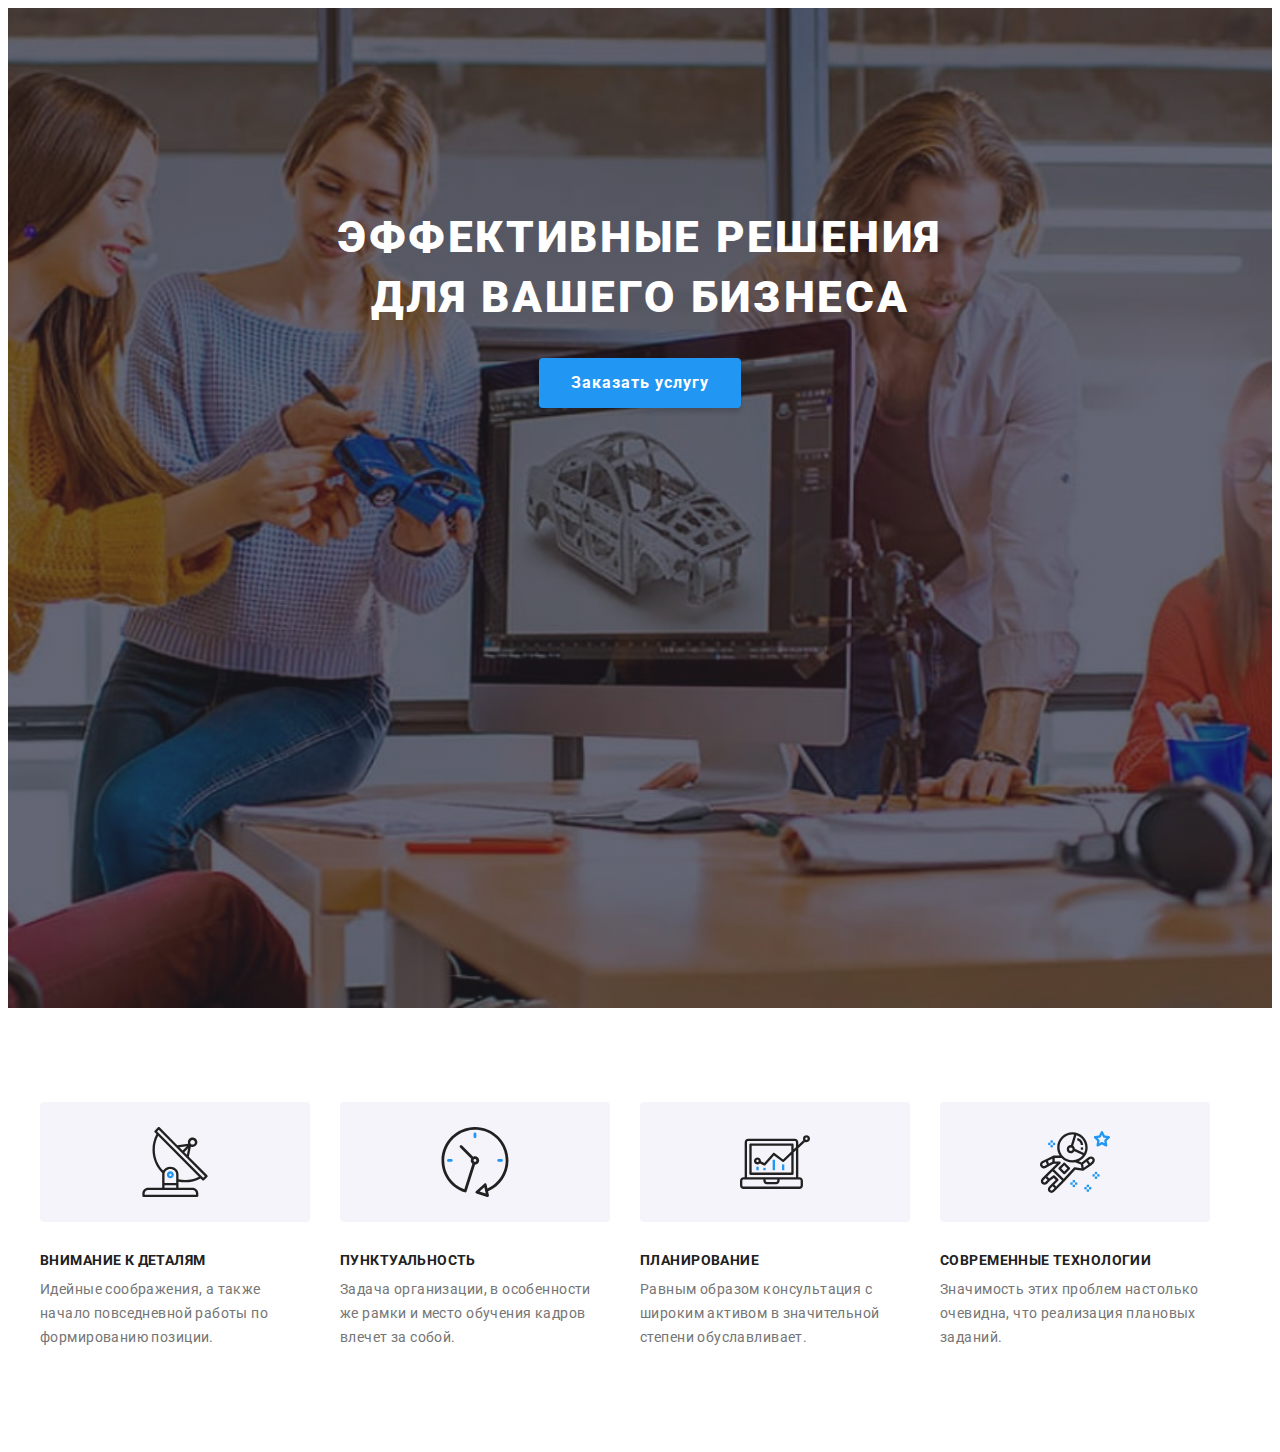
<file: index.html>
<!DOCTYPE html>
<html lang="ru">
  <head>
    <meta charset="UTF-8" />
    <meta http-equiv="X-UA-Compatible" content="IE=edge" />
    <meta name="viewport" content="width=device-width, initial-scale=1.0" />
    <link rel="preconnect" href="https://fonts.googleapis.com" />
    <link rel="preconnect" href="https://fonts.gstatic.com" crossorigin />
    <link
      rel="stylesheet"
      href="https://cdnjs.cloudflare.com/ajax/libs/modern-normalize/1.1.0/modern-normalize.min.css"
      integrity="sha512-wpPYUAdjBVSE4KJnH1VR1HeZfpl1ub8YT/NKx4PuQ5NmX2tKuGu6U/JRp5y+Y8XG2tV+wKQpNHVUX03MfMFn9Q=="
      crossorigin="anonymous"
      referrerpolicy="no-referrer"
    />
    <link
      href="https://fonts.googleapis.com/css2?family=Raleway:wght@700&family=Roboto:wght@400;500;700;900&display=swap"
      rel="stylesheet"
    />
    <title>Document</title>

    <link rel="stylesheet" href="./css/main.min.css" />
  </head>
  <body>
    <!-- /* ----------HEADER---------- */ -->
    <!-- <header class="header">
      <div class="container">
        <nav class="header-nav">
          <a class="logo link" lang="en" href="index.html"
            >Web<span class="logo logo--header">Studio</span>
          </a>
          <ul class="header-list list">
            <li class="header-list__item">
              <div class="header-list__hover-icon-position">
                <a href="" class="header-list__link link current">Студия </a>
              </div>
            </li>
            <li class="header-list__item">
              <a href="./portfolio.html" class="header-list__link link">Портфолио</a>
            </li>
            <li class="header-list__item">
              <a href="" class="header-list__link link">Контакты</a>
            </li>
          </ul>
        </nav>
        <ul class="header-adress list">
          <li class="header-adress__item">
            <a href="mailto:info@devstudio.com" class="header-adress__mail link"
              ><svg class="header-adress__icon" width="16" height="12">
                <use href="./images/icons/symbol-defs.svg#icon-envelope"></use></svg
              >info@devstudio.com</a
            >
          </li>
          <li class="header-adress__item">
            <a class="header-adress__tel link" href="tel:+380961111111"
              ><svg class="header-adress__icon" width="10" height="16">
                <use href="./images/icons/symbol-defs.svg#icon-smartphone"></use></svg
              >+38 096 111 11 11</a
            >
          </li>
        </ul>
      </div>
    </header>
    <main> -->
    <!-- /* ----------HERO---------- */ -->
    <section class="hero">
      <div class="container">
        <h1 class="hero-title">Эффективные решения для вашего бизнеса</h1>
        <button class="hero-btn" data-modal-open>Заказать услугу</button>
      </div>
    </section>
    <!-- /* ----------BENEFITS---------- */ -->
    <section class="benefits">
      <div class="container">
        <h2 class="visually-hidden">преимущества</h2>
        <ul class="benefits-list list">
          <li class="benefits-list__item">
            <div class="benefits-list__icon-border">
              <svg class="benefits-list__icon" width="70" height="70">
                <use href="./images/icons/symbol-defs.svg#icon-antenna"></use>
              </svg>
            </div>
            <h3 class="benefits-list__title">Внимание к деталям</h3>
            <p class="benefits-list__text">
              Идейные соображения, а также начало повседневной работы по формированию позиции.
            </p>
          </li>
          <li class="benefits-list__item">
            <div class="benefits-list__icon-border">
              <svg class="benefits-list__icon" width="70" height="70">
                <use href="./images/icons/symbol-defs.svg#icon-clock"></use>
              </svg>
            </div>
            <h3 class="benefits-list__title">Пунктуальность</h3>
            <p class="benefits-list__text">
              Задача организации, в особенности же рамки и место обучения кадров влечет за собой.
            </p>
          </li>

          <li class="benefits-list__item">
            <div class="benefits-list__icon-border">
              <svg class="benefits-list__icon" width="70" height="70">
                <use href="./images/icons/symbol-defs.svg#icon-diagram"></use>
              </svg>
            </div>
            <h3 class="benefits-list__title">Планирование</h3>
            <p class="benefits-list__text">
              Равным образом консультация с широким активом в значительной степени обуславливает.
            </p>
          </li>
          <li class="benefits-list__item">
            <div class="benefits-list__icon-border">
              <svg class="benefits-list__icon" width="70" height="70">
                <use href="./images/icons/symbol-defs.svg#icon-astronaut"></use>
              </svg>
            </div>
            <h3 class="benefits-list__title">Современные технологии</h3>
            <p class="benefits-list__text">
              Значимость этих проблем настолько очевидна, что реализация плановых заданий.
            </p>
          </li>
        </ul>
      </div>
    </section>
    <!-- /* ----------ABOUT---------- */ -->
    <!-- <section class="about">
        <div class="container">
          <h2 class="about-title">Чем мы занимаемся</h2>
          <ul class="abot-list list">
            <li class="about-list__item">
              <div class="about-list__thumb">
                <img src="./images/img-1.jpg" alt="програміст пише код" width="370" height="294" />
                <div class="about-list__overlay">
                  <h3 class="about-list__pre-title">Десктопные приложения</h3>
                </div>
              </div>
            </li>
            <li class="about-list__item">
              <div class="about-list__thumb">
                <img
                  src="./images/img-2.jpg"
                  alt="програміст оптимізовує сайт під мобільну версію"
                  width="370"
                  height="294"
                />
                <div class="about-list__overlay">
                  <h3 class="about-list__pre-title">Мобильные приложения</h3>
                </div>
              </div>
            </li>
            <li class="about-list__item">
              <div class="about-list__thumb">
                <img
                  src="./images/img-3.jpg"
                  alt="програміст обирає колір з палітри"
                  width="370"
                  height="294"
                />
                <div class="about-list__overlay">
                  <h3 class="about-list__pre-title">Дизайнерские решения</h3>
                </div>
              </div>
            </li>
          </ul>
        </div>
      </section> -->
    <!-- /* ----------TEAM---------- */ -->
    <!-- <section class="team">
        <div class="container">
          <h2 class="team-title">Наша команда</h2>
          <ul class="team-list list">
            <li class="team-list__item">
              <img
                src="./images/workers/worker-img-1.jpg"
                alt="фото працівника"
                width="270"
                height="260"
              />
              <div class="team-list__worker-data">
                <h3 class="team-list__worker">Игорь Демьяненко</h3>
                <p lang="an" class="team-list__position">Product Designer</p>
                <ul class="workers-soc-list list">
                  <li class="workers-soc-list__item">
                    <a href="" class="workers-soc-list__link link">
                      <svg class="workers-soc-list__icon" width="20" height="20">
                        <use href="./images/icons/symbol-defs.svg#icon-instagram"></use></svg
                    ></a>
                  </li>
                  <li class="workers-soc-list__item">
                    <a href="" class="workers-soc-list__link link"
                      ><svg class="workers-soc-list__icon" width="20" height="20">
                        <use href="./images/icons/symbol-defs.svg#icon-twitter"></use></svg
                    ></a>
                  </li>
                  <li class="workers-soc-list__item">
                    <a href="" class="workers-soc-list__link link"
                      ><svg class="workers-soc-list__icon" width="20" height="20">
                        <use href="./images/icons/symbol-defs.svg#icon-facebook"></use></svg
                    ></a>
                  </li>
                  <li class="workers-soc-list__item">
                    <a href="" class="workers-soc-list__link link"
                      ><svg class="workers-soc-list__icon" width="20" height="20">
                        <use href="./images/icons/symbol-defs.svg#icon-linkedin"></use></svg
                    ></a>
                  </li>
                </ul>
              </div>
            </li>
            <li class="team-list__item">
              <img
                src="./images/workers/worker-img-2.jpg"
                alt="фото працівника"
                width="270"
                height="260"
              />
              <div class="team-list__worker-data">
                <h3 class="team-list__worker">Ольга Репина</h3>
                <p lang="an" class="team-list__position">Frontend Developer</p>
                <ul class="workers-soc-list list">
                  <li class="workers-soc-list__item">
                    <a href="" class="workers-soc-list__link link">
                      <svg class="workers-soc-list__icon" width="20" height="20">
                        <use href="./images/icons/symbol-defs.svg#icon-instagram"></use></svg
                    ></a>
                  </li>
                  <li class="workers-soc-list__item">
                    <a href="" class="workers-soc-list__link link"
                      ><svg class="workers-soc-list__icon" width="20" height="20">
                        <use href="./images/icons/symbol-defs.svg#icon-twitter"></use></svg
                    ></a>
                  </li>
                  <li class="workers-soc-list__item">
                    <a href="" class="workers-soc-list__link link"
                      ><svg class="workers-soc-list__icon" width="20" height="20">
                        <use href="./images/icons/symbol-defs.svg#icon-facebook"></use></svg
                    ></a>
                  </li>
                  <li class="workers-soc-list__item">
                    <a href="" class="workers-soc-list__link link"
                      ><svg class="workers-soc-list__icon" width="20" height="20">
                        <use href="./images/icons/symbol-defs.svg#icon-linkedin"></use></svg
                    ></a>
                  </li>
                </ul>
              </div>
            </li>
            <li class="team-list__item">
              <img
                src="./images/workers/worker-img-3.jpg"
                alt="фото працівника"
                width="270"
                height="260"
              />
              <div class="team-list__worker-data">
                <h3 class="team-list__worker">Николай Тарасов</h3>
                <p lang="an" class="team-list__position">Marketing</p>
                <ul class="workers-soc-list list">
                  <li class="workers-soc-list__item">
                    <a href="" class="workers-soc-list__link link">
                      <svg class="workers-soc-list__icon" width="20" height="20">
                        <use href="./images/icons/symbol-defs.svg#icon-instagram"></use></svg
                    ></a>
                  </li>
                  <li class="workers-soc-list__item">
                    <a href="" class="workers-soc-list__link link"
                      ><svg class="workers-soc-list__icon" width="20" height="20">
                        <use href="./images/icons/symbol-defs.svg#icon-twitter"></use></svg
                    ></a>
                  </li>
                  <li class="workers-soc-list__item">
                    <a href="" class="workers-soc-list__link link"
                      ><svg class="workers-soc-list__icon" width="20" height="20">
                        <use href="./images/icons/symbol-defs.svg#icon-facebook"></use></svg
                    ></a>
                  </li>
                  <li class="workers-soc-list__item">
                    <a href="" class="workers-soc-list__link link"
                      ><svg class="workers-soc-list__icon" width="20" height="20">
                        <use href="./images/icons/symbol-defs.svg#icon-linkedin"></use></svg
                    ></a>
                  </li>
                </ul>
              </div>
            </li>
            <li class="team-list__item">
              <img
                src="./images/workers/worker-img-4.jpg"
                alt="фото працівника"
                width="270"
                height="260"
              />
              <div class="team-list__worker-data">
                <h3 class="team-list__worker">Михаил Ермаков</h3>
                <p lang="an" class="team-list__position">UI Designer</p>
                <ul class="workers-soc-list list">
                  <li class="workers-soc-list__item">
                    <a href="" class="workers-soc-list__link link">
                      <svg class="workers-soc-list__icon" width="20" height="20">
                        <use href="./images/icons/symbol-defs.svg#icon-instagram"></use></svg
                    ></a>
                  </li>
                  <li class="workers-soc-list__item">
                    <a href="" class="workers-soc-list__link link"
                      ><svg class="workers-soc-list__icon" width="20" height="20">
                        <use href="./images/icons/symbol-defs.svg#icon-twitter"></use></svg
                    ></a>
                  </li>
                  <li class="workers-soc-list__item">
                    <a href="" class="workers-soc-list__link link"
                      ><svg class="workers-soc-list__icon" width="20" height="20">
                        <use href="./images/icons/symbol-defs.svg#icon-facebook"></use></svg
                    ></a>
                  </li>
                  <li class="workers-soc-list__item">
                    <a href="" class="workers-soc-list__link link"
                      ><svg class="workers-soc-list__icon" width="20" height="20">
                        <use href="./images/icons/symbol-defs.svg#icon-linkedin"></use></svg
                    ></a>
                  </li>
                </ul>
              </div>
            </li>
          </ul>
        </div>
      </section> -->

    <!-- /* ----------CUSTOMERS---------- */ -->
    <!-- <section class="customers">
        <div class="container">
          <h2 class="customers-title">Постоянные клиенты</h2>
          <ul class="customers-list list">
            <li class="customers-list__item">
              <a href="" class="customers-list__link link">
                <svg class="customers-list__icon" width="106" height="60">
                  <use href="./images/icons/symbol-defs.svg#icon-company-1"></use>
                </svg>
              </a>
            </li>
            <li class="customers-list__item">
              <a href="" class="customers-list__link link"
                ><svg class="customers-list__icon" width="106" height="60">
                  <use href="./images/icons/symbol-defs.svg#icon-company-2"></use></svg
              ></a>
            </li>
            <li class="customers-list__item">
              <a href="" class="customers-list__link link"
                ><svg class="customers-list__icon" width="106" height="60">
                  <use href="./images/icons/symbol-defs.svg#icon-company-3"></use></svg
              ></a>
            </li>
            <li class="customers-list__item">
              <a href="" class="customers-list__link link"
                ><svg class="customers-list__icon" width="106" height="60">
                  <use href="./images/icons/symbol-defs.svg#icon-company-4"></use></svg
              ></a>
            </li>
            <li class="customers-list__item">
              <a href="" class="customers-list__link link"
                ><svg class="customers-list__icon" width="106" height="60">
                  <use href="./images/icons/symbol-defs.svg#icon-company-5"></use></svg
              ></a>
            </li>
            <li class="customers-list__item">
              <a href="" class="customers-list__link link"
                ><svg class="customers-list__icon" width="106" height="60">
                  <use href="./images/icons/symbol-defs.svg#icon-company-6"></use></svg
              ></a>
            </li>
          </ul>
        </div>
      </section>
    </main> -->
    <!-- /* ----------FOOTER---------- */ -->
    <!-- <footer class="footer">
      <div class="container">
        <div>
          <a class="logo link" lang="en" href="index.html"
            >Web<span class="logo logo--footer">Studio</span></a
          >
          <address>
            <ul class="footer-adress list">
              <li class="footer-adress__item">
                <a
                  class="footer-adress__adress link"
                  href="https://goo.gl/maps/LGsZiP8AUQfU9xcZ6"
                  target="-blank"
                  rel="noopener noreferrer"
                  >г. Киев, пр-т Леси Украинки, 26</a
                >
              </li>
              <li class="footer-adress__item">
                <a class="footer-adress__mail link" href="mailto:info@devstudio.com"
                  >info@devstudio.com</a
                >
              </li>
              <li class="footer-adress__item">
                <a class="footer-adress__tel link" href="tel:+380961111111">+38 096 111 11 11</a>
              </li>
            </ul>
          </address>
        </div>
        <div class="footer-soc">
          <h3 class="join">присоединяйтесь</h3>
          <ul class="footer-soc-list list">
            <li class="footer-soc-list__item">
              <a href="" class="footer-soc-list__link link">
                <svg class="footer-soc-list__icon" width="20" height="20">
                  <use href="./images/icons/symbol-defs.svg#icon-instagram"></use></svg
              ></a>
            </li>
            <li class="footer-soc-list__item">
              <a href="" class="footer-soc-list__link link"
                ><svg class="footer-soc-list__icon" width="20" height="20">
                  <use href="./images/icons/symbol-defs.svg#icon-twitter"></use></svg
              ></a>
            </li>
            <li class="footer-soc-list__item">
              <a href="" class="footer-soc-list__link link"
                ><svg class="footer-soc-list__icon" width="20" height="20">
                  <use href="./images/icons/symbol-defs.svg#icon-facebook"></use></svg
              ></a>
            </li>
            <li class="footer-soc-list__item">
              <a href="" class="footer-soc-list__link link"
                ><svg class="footer-soc-list__icon" width="20" height="20">
                  <use href="./images/icons/symbol-defs.svg#icon-linkedin"></use></svg
              ></a>
            </li>
          </ul>
        </div>
        <div class="mailing">
          <h3 class="mailing-title">Подпишитесь на рассылку</h3>
          <form class="footer-form">
            <div class="footer-form-field">
              <div class="input-wrap">
                <input type="email" placeholder="E-mail" name="user-email" class="footer-input" />
              </div>
              <button type="submit" class="subscribe-btn">
                Подписаться<svg class="subscribe-btn-icon" width="24" height="24">
                  <use href="./images/icons/symbol-defs.svg#icon-icon-send"></use>
                </svg>
              </button>
            </div>
          </form>
        </div>
      </div>
    </footer> -->

    <!-- /* ----------MODAL---------- */ -->

    <div class="backdrop is-hidden" data-modal>
      <div class="modal">
        <button class="modal-close-btn" data-modal-close>
          <svg class="modal-close-icon" width="18" height="18">
            <use href="./images/icons/symbol-defs.svg#icon-close-black-18dp-2-1"></use>
          </svg>
        </button>
        <p class="modal-title">Оставьте свои данные, мы вам перезвоним</p>
        <form class="modal-form">
          <div class="form-field">
            <label class="input-label" for="user-name">Имя</label>
            <div class="input-wrap">
              <input
                type="text"
                placeholder=""
                name="user-name"
                class="modal-input"
                required
                id="user-name"
              /><svg class="input-icon" width="18" height="18">
                <use href="./images/icons/symbol-defs.svg#icon-person-black-18dp-1"></use>
              </svg>
            </div>
          </div>
          <div class="form-field">
            <label class="input-label" for="user-tel">Телефон</label>
            <div class="input-wrap">
              <input
                type="tel"
                placeholder=""
                class="modal-input"
                name="user-tel"
                required
                id="user-tel"
              /><svg class="input-icon" width="18" height="18">
                <use href="./images/icons/symbol-defs.svg#icon-phone-black-18dp-1"></use>
              </svg>
            </div>
          </div>
          <div class="form-field">
            <label class="input-label" for="user-email">Почта</label>
            <div class="input-wrap">
              <input
                type="email"
                placeholder=""
                name="user-email"
                class="modal-input"
                id="user-email"
              />
              <svg class="input-icon" width="18" height="18">
                <use href="./images/icons/symbol-defs.svg#icon-email-black-18dp-1"></use>
              </svg>
            </div>
          </div>
          <div class="form-field-text">
            <label class="input-label" for="user-text">Комментарий</label>
            <textarea
              class="modal-text"
              name="user-text"
              id="user-text"
              placeholder="Введите текст"
            ></textarea>
          </div>
          <div class="form-field">
            <input
              type="checkbox"
              class="modal-check visually-hidden"
              id="modal-check"
              name="privacy-check"
            />
            <label for="modal-check" class="modal-check-text">
              <span>
                <svg class="check-icon" width="16" height="15">
                  <use href="./images/icons/symbol-defs.svg#icon-Vector"></use>
                </svg>
              </span>
              Соглашаюсь с рассылкой и принимаю <a href="" class="conditions"> Условия договора</a>
            </label>
          </div>
          <button type="submit" class="submit-btn">Отправить</button>
        </form>
      </div>
    </div>
    <script src="./js/modal.js"></script>
  </body>
</html>
</file>
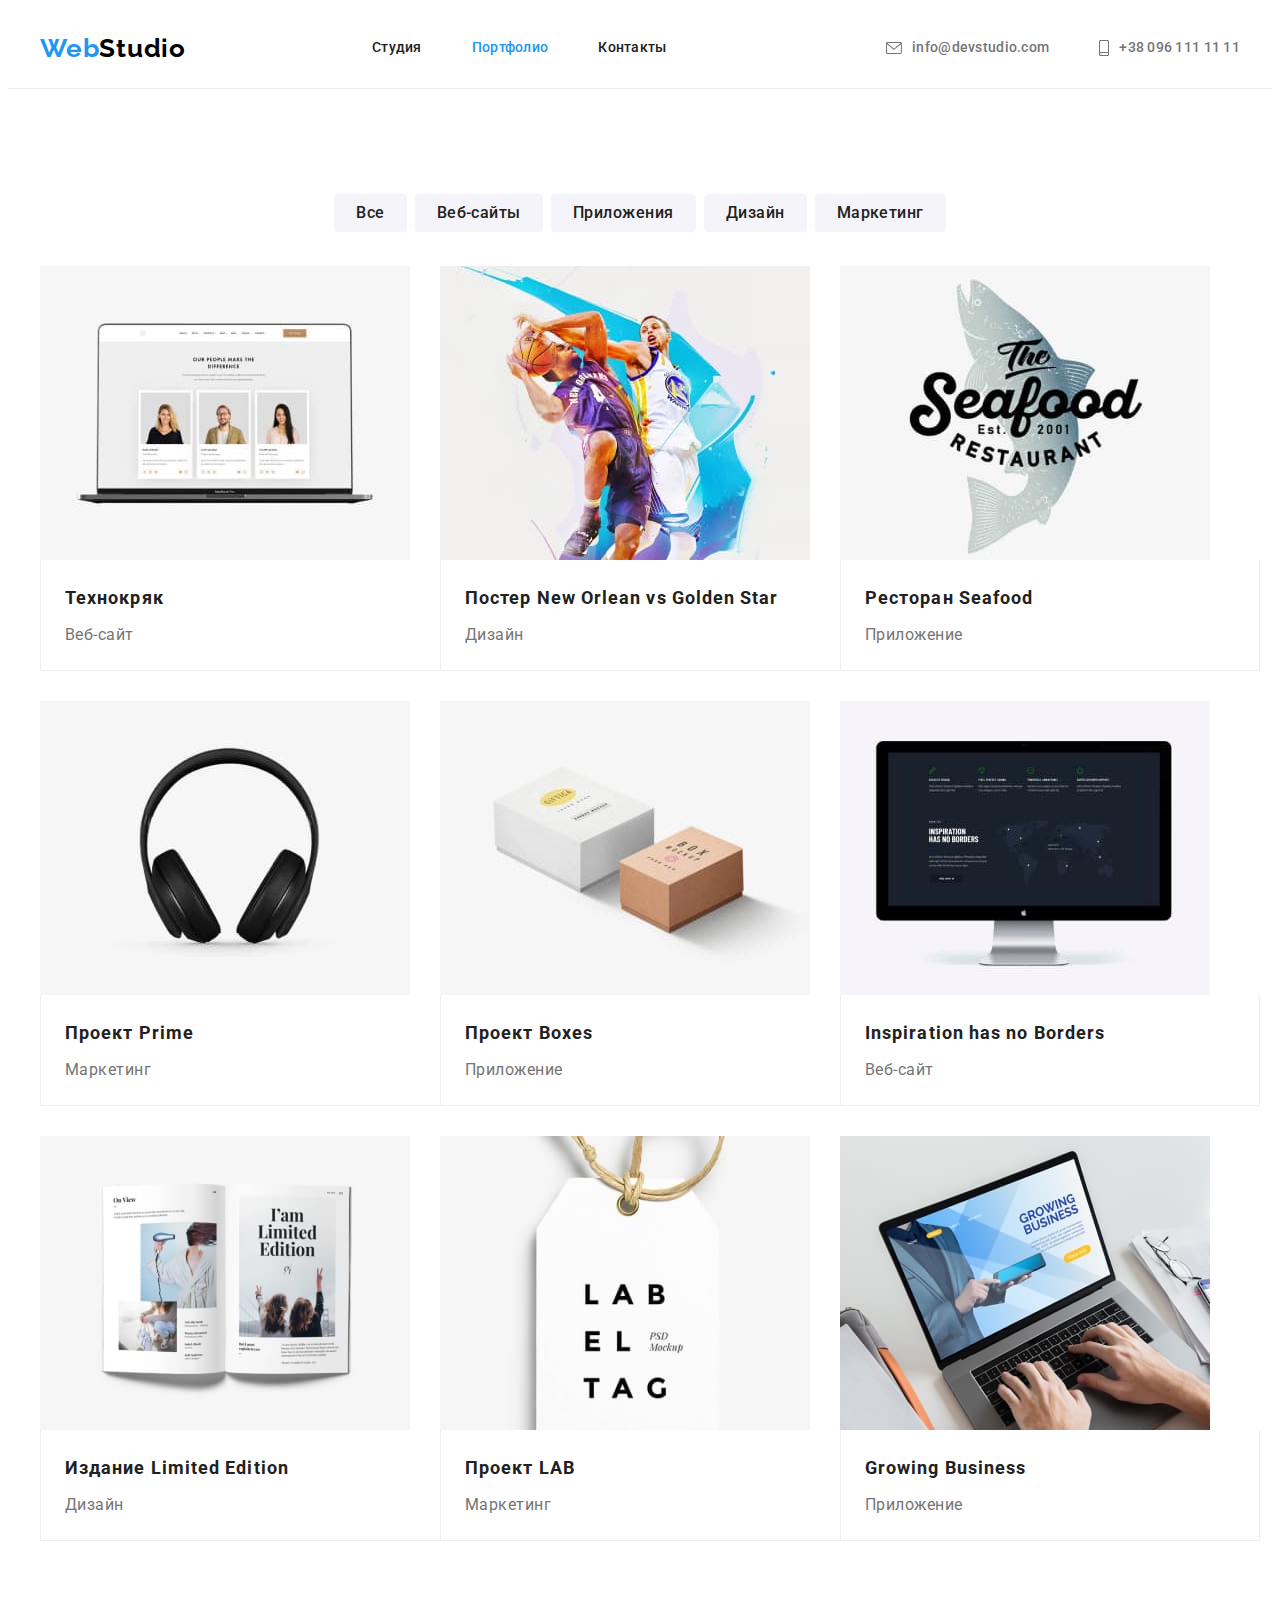
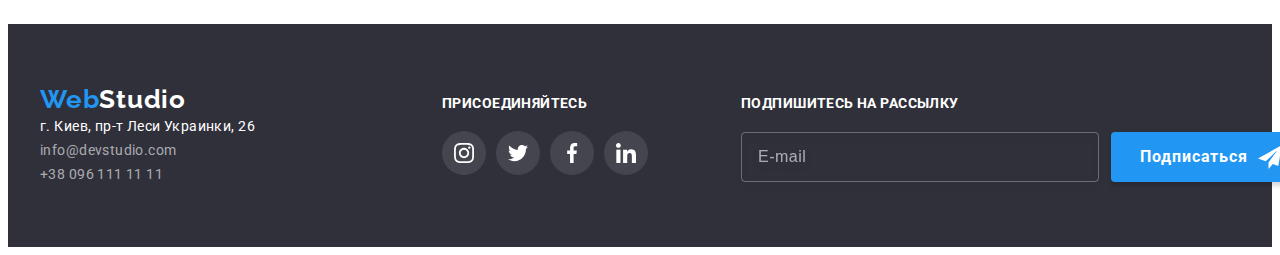
<file: portfolio.html>
<!DOCTYPE html>
<html lang="ru">
  <head>
    <meta charset="UTF-8" />
    <meta http-equiv="X-UA-Compatible" content="IE=edge" />
    <meta name="viewport" content="width=device-width, initial-scale=1.0" />
    <link rel="preconnect" href="https://fonts.googleapis.com" />
    <link rel="preconnect" href="https://fonts.gstatic.com" crossorigin />
    <link
      rel="stylesheet"
      href="https://cdnjs.cloudflare.com/ajax/libs/modern-normalize/1.1.0/modern-normalize.min.css"
      integrity="sha512-wpPYUAdjBVSE4KJnH1VR1HeZfpl1ub8YT/NKx4PuQ5NmX2tKuGu6U/JRp5y+Y8XG2tV+wKQpNHVUX03MfMFn9Q=="
      crossorigin="anonymous"
      referrerpolicy="no-referrer"
    />
    <link
      href="https://fonts.googleapis.com/css2?family=Raleway:wght@700&family=Roboto:wght@400;500;700;900&display=swap"
      rel="stylesheet"
    />
    <title>Document</title>

    <link rel="stylesheet" href="./css/main.min.css" />
  </head>
  <body>
    <!-- /* ----------HEADER---------- */ -->
    <header class="header">
      <div class="container">
        <nav class="header-nav">
          <a class="logo link" lang="en" href="index.html"
            >Web<span class="logo logo--header">Studio</span>
          </a>
          <ul class="header-list list">
            <li class="header-list__item">
              <a href="./index.html" class="header-list__link link">Студия</a>
            </li>
            <li class="header-list__item">
              <div class="header-list__hover-icon-position">
                <a href="./portfolio.html" class="header-list__link link current">Портфолио</a>
              </div>
            </li>
            <li class="header-list__item">
              <a href="" class="header-list__link link">Контакты</a>
            </li>
          </ul>
        </nav>
        <ul class="header-adress list">
          <li class="header-adress__item">
            <a href="mailto:info@devstudio.com" class="header-adress__mail link"
              ><svg class="header-adress__icon" width="16" height="12">
                <use href="./images/icons/symbol-defs.svg#icon-envelope"></use></svg
              >info@devstudio.com</a
            >
          </li>
          <li class="header-adress__item">
            <a class="header-adress__tel link" href="tel:+380961111111"
              ><svg class="header-adress__icon" width="10" height="16">
                <use href="./images/icons/symbol-defs.svg#icon-smartphone"></use></svg
              >+38 096 111 11 11</a
            >
          </li>
        </ul>
      </div>
    </header>
    <main>
      <!-- /* ----------PORTFOLIO---------- */ -->
      <section class="portfolio">
        <div class="container">
          <h2 class="visually-hidden">Портфолио</h2>
          <ul class="filter-list list">
            <li><button type="button" class="filter-list__btn">Все</button></li>
            <li><button type="button" class="filter-list__btn">Веб-сайты</button></li>
            <li><button type="button" class="filter-list__btn">Приложения</button></li>
            <li><button type="button" class="filter-list__btn">Дизайн</button></li>
            <li><button type="button" class="filter-list__btn">Маркетинг</button></li>
          </ul>
          <ul class="work-list list">
            <li class="work-list__item">
              <a href="" class="work-list__link link">
                <div class="work-list__thumb">
                  <img
                    src="./images/portfolio/portfolio-img-1.jpg"
                    alt="сторінка на екрані лаптопа"
                    width="370"
                    height="294"
                  />
                  <div class="work-list__overlay">
                    <p class="work-list__overlay-text">
                      Ресурс предлагает комплексные предложения с разным уровнем функционала и
                      сервисов. Все это позволит посетителю получить исчерпывающие сведения о
                      компании или частном лице.
                    </p>
                  </div>
                </div>
                <div class="work-list__description">
                  <h3 class="work-list__title">Технокряк</h3>
                  <p class="work-list__product">Веб-сайт</p>
                </div>
              </a>
            </li>

            <li class="work-list__item">
              <a href="" class="work-list__link link"
                ><div class="work-list__thumb">
                  <img
                    src="./images/portfolio/portfolio-img-2.jpg"
                    alt="два баскетболіста"
                    width="370"
                    height="294"
                  />
                  <div class="work-list__overlay">
                    <p class="work-list__overlay-text">
                      Ресурс предлагает комплексные предложения с разным уровнем функционала и
                      сервисов. Все это позволит посетителю получить исчерпывающие сведения о
                      компании или частном лице.
                    </p>
                  </div>
                </div>
                <div class="work-list__description">
                  <h3 class="work-list__title">Постер New Orlean vs Golden Star</h3>
                  <p class="work-list__product">Дизайн</p>
                </div></a
              >
            </li>
            <li class="work-list__item">
              <a href="" class="work-list__link link"
                ><div class="work-list__thumb">
                  <img
                    src="./images/portfolio/portfolio-img-3.jpg"
                    alt="лого ресторану"
                    width="370"
                    height="294"
                  />
                  <div class="work-list__overlay">
                    <p class="work-list__overlay-text">
                      Ресурс предлагает комплексные предложения с разным уровнем функционала и
                      сервисов. Все это позволит посетителю получить исчерпывающие сведения о
                      компании или частном лице.
                    </p>
                  </div>
                </div>
                <div class="work-list__description">
                  <h3 class="work-list__title">Ресторан Seafood</h3>
                  <p class="work-list__product">Приложение</p>
                </div></a
              >
            </li>
            <li class="work-list__item">
              <a href="" class="work-list__link link"
                ><div class="work-list__thumb">
                  <img
                    src="./images/portfolio/portfolio-img-4.jpg"
                    alt="навушники"
                    width="370"
                    height="294"
                  />
                  <div class="work-list__overlay">
                    <p class="work-list__overlay-text">
                      Ресурс предлагает комплексные предложения с разным уровнем функционала и
                      сервисов. Все это позволит посетителю получить исчерпывающие сведения о
                      компании или частном лице.
                    </p>
                  </div>
                </div>
                <div class="work-list__description">
                  <h3 class="work-list__title">Проект Prime</h3>
                  <p class="work-list__product">Маркетинг</p>
                </div></a
              >
            </li>
            <li class="work-list__item">
              <a href="" class="work-list__link link"
                ><div class="work-list__thumb">
                  <img
                    src="./images/portfolio/portfolio-img-5.jpg"
                    alt="дві картонні коробки"
                    width="370"
                    height="294"
                  />
                  <div class="work-list__overlay">
                    <p class="work-list__overlay-text">
                      Ресурс предлагает комплексные предложения с разным уровнем функционала и
                      сервисов. Все это позволит посетителю получить исчерпывающие сведения о
                      компании или частном лице.
                    </p>
                  </div>
                </div>
                <div class="work-list__description">
                  <h3 class="work-list__title">Проект Boxes</h3>
                  <p class="work-list__product">Приложение</p>
                </div></a
              >
            </li>
            <li class="work-list__item">
              <a href="" class="work-list__link link"
                ><div class="work-list__thumb">
                  <img
                    src="./images/portfolio/portfolio-img-6.jpg"
                    alt="сторінка на моніторі"
                    width="370"
                    height="294"
                  />
                  <div class="work-list__overlay">
                    <p class="work-list__overlay-text">
                      Ресурс предлагает комплексные предложения с разным уровнем функционала и
                      сервисов. Все это позволит посетителю получить исчерпывающие сведения о
                      компании или частном лице.
                    </p>
                  </div>
                </div>
                <div class="work-list__description">
                  <h3 class="work-list__title">Inspiration has no Borders</h3>
                  <p class="work-list__product">Веб-сайт</p>
                </div></a
              >
            </li>
            <li class="work-list__item">
              <a href="" class="work-list__link link"
                ><div class="work-list__thumb">
                  <img
                    src="./images/portfolio/portfolio-img-7.jpg"
                    alt="журнал"
                    width="370"
                    height="294"
                  />
                  <div class="work-list__overlay">
                    <p class="work-list__overlay-text">
                      Ресурс предлагает комплексные предложения с разным уровнем функционала и
                      сервисов. Все это позволит посетителю получить исчерпывающие сведения о
                      компании или частном лице.
                    </p>
                  </div>
                </div>
                <div class="work-list__description">
                  <h3 class="work-list__title">Издание Limited Edition</h3>
                  <p class="work-list__product">Дизайн</p>
                </div></a
              >
            </li>
            <li class="work-list__item">
              <a href="" class="work-list__link link"
                ><div class="work-list__thumb">
                  <img
                    src="./images/portfolio/portfolio-img-8.jpg"
                    alt="лого компанії"
                    width="370"
                    height="294"
                  />
                  <div class="work-list__overlay">
                    <p class="work-list__overlay-text">
                      Ресурс предлагает комплексные предложения с разным уровнем функционала и
                      сервисов. Все это позволит посетителю получить исчерпывающие сведения о
                      компании или частном лице.
                    </p>
                  </div>
                </div>
                <div class="work-list__description">
                  <h3 class="work-list__title">Проект LAB</h3>
                  <p class="work-list__product">Маркетинг</p>
                </div></a
              >
            </li>
            <li class="work-list__item">
              <a href="" class="work-list__link link"
                ><div class="work-list__thumb">
                  <img
                    src="./images/portfolio/portfolio-img-9.jpg"
                    alt="додаток на екрані лаптопа"
                    width="370"
                    height="294"
                  />
                  <div class="work-list__overlay">
                    <p class="work-list__overlay-text">
                      Ресурс предлагает комплексные предложения с разным уровнем функционала и
                      сервисов. Все это позволит посетителю получить исчерпывающие сведения о
                      компании или частном лице.
                    </p>
                  </div>
                </div>
                <div class="work-list__description">
                  <h3 class="work-list__title">Growing Business</h3>
                  <p class="work-list__product">Приложение</p>
                </div></a
              >
            </li>
          </ul>
        </div>
      </section>
    </main>
    <!-- /* ----------FOOTER---------- */ -->
    <footer class="footer">
      <div class="container">
        <div class="footer-logo-adress">
          <a class="logo link" lang="en" href="index.html"
            >Web<span class="logo logo--footer">Studio</span></a
          >
          <address>
            <ul class="footer-adress list">
              <li class="footer-adress__item">
                <a
                  class="footer-adress__adress link"
                  href="https://goo.gl/maps/LGsZiP8AUQfU9xcZ6"
                  target="-blank"
                  rel="noopener noreferrer"
                  >г. Киев, пр-т Леси Украинки, 26</a
                >
              </li>
              <li class="footer-adress__item">
                <a class="footer-adress__mail link" href="mailto:info@devstudio.com"
                  >info@devstudio.com</a
                >
              </li>
              <li class="footer-adress__item">
                <a class="footer-adress__tel link" href="tel:+380961111111">+38 096 111 11 11</a>
              </li>
            </ul>
          </address>
        </div>
        <div class="footer-soc">
          <h3 class="join">присоединяйтесь</h3>
          <ul class="footer-soc-list list">
            <li class="footer-soc-list__item">
              <a href="" class="footer-soc-list__link link">
                <svg class="footer-soc-list__icon" width="20" height="20">
                  <use href="./images/icons/symbol-defs.svg#icon-instagram"></use></svg
              ></a>
            </li>
            <li class="footer-soc-list__item">
              <a href="" class="footer-soc-list__link link"
                ><svg class="footer-soc-list__icon" width="20" height="20">
                  <use href="./images/icons/symbol-defs.svg#icon-twitter"></use></svg
              ></a>
            </li>
            <li class="footer-soc-list__item">
              <a href="" class="footer-soc-list__link link"
                ><svg class="footer-soc-list__icon" width="20" height="20">
                  <use href="./images/icons/symbol-defs.svg#icon-facebook"></use></svg
              ></a>
            </li>
            <li class="footer-soc-list__item">
              <a href="" class="footer-soc-list__link link"
                ><svg class="footer-soc-list__icon" width="20" height="20">
                  <use href="./images/icons/symbol-defs.svg#icon-linkedin"></use></svg
              ></a>
            </li>
          </ul>
        </div>
        <div class="mailing">
          <h3 class="mailing-title">Подпишитесь на рассылку</h3>
          <form class="footer-form">
            <div class="footer-form-field">
              <div class="input-wrap">
                <input
                  type="email"
                  placeholder="E-mail"
                  name="user-email"
                  class="footer-input"
                  id="user-email"
                />
              </div>
              <button type="submit" class="subscribe-btn">
                Подписаться<svg class="subscribe-btn-icon" width="24" height="24">
                  <use href="./images/icons/symbol-defs.svg#icon-icon-send"></use>
                </svg>
              </button>
            </div>
          </form>
        </div>
      </div>
    </footer>
  </body>
</html>
</file>
<file: css/main.min.css>
:root{--first-title-color: #ffffff;--second-title-color: #212121;--second-font-color: #212121;--adress-font-color: #757575;--focus-font-color: #2196f3;--accent-backgraund-color: #2f303a;--logo-font-family: "Raleway"}.visually-hidden{position:absolute;width:1px;height:1px;margin:-1px;border:0;padding:0;white-space:nowrap;clip-path:inset(100%);clip:rect(0 0 0 0);overflow:hidden}p,h1,h2,h3,h4,h5,h6{margin:0}ul,ol{margin:0;padding-left:0}img{display:block;max-width:100%;height:auto}body{font-family:"Roboto",sans-serif;color:#757575}.list{list-style:none}.link{text-decoration:none}section{padding-top:94px;padding-bottom:94px}.header{border-bottom:1px solid #ececec}.header .container{display:flex;align-items:center}.header-nav{display:flex;align-items:center}.logo{font-family:var(--logo-font-family);font-weight:700;font-size:26px;line-height:1.19;letter-spacing:.03em;color:var(--focus-font-color);margin-right:93px}.logo--header{color:#000}.header-list{display:flex}.header-list__item:not(:last-child){margin-right:50px}.header-list__link{display:block;padding-top:32px;padding-bottom:32px;position:relative;font-weight:500;font-size:14px;line-height:1.14;letter-spacing:.02em;color:var(--second-font-color);transition:color 250ms cubic-bezier(0.4, 0, 0.2, 1)}.header-list__link:hover{color:var(--focus-font-color)}.header-list__link:focus{color:var(--focus-font-color)}.header-list__link .link .header{background-color:#fff}.current{color:var(--focus-font-color)}.header-adress{display:flex;margin-left:auto}.header-adress>li+li{margin-left:50px}.header-adress__icon{margin-right:10px;fill:currentColor}.header-adress__mail,.header-adress__tel{padding-top:32px;padding-bottom:32px;font-weight:500;font-size:14px;line-height:1.14;letter-spacing:.02em;color:var(--adress-font-color);display:flex;align-items:center;transition:color 250ms cubic-bezier(0.4, 0, 0.2, 1)}.header-adress__mail:hover,.header-adress__mail:focus,.header-adress__tel:hover,.header-adress__tel:focus{color:var(--focus-font-color)}.hero{max-width:1600px;height:400px;padding-top:118px;padding-bottom:118px;text-align:center;background-image:linear-gradient(rgba(47, 48, 58, 0.4), rgba(47, 48, 58, 0.4)),url("../images/hero-background.jpg");background-color:#c4c4c4;background-repeat:no-repeat;background-position:center;background-size:cover;margin-right:auto;margin-left:auto}@media screen and (min-width: 1200px){.hero{height:600px;padding-top:200px;padding-bottom:200px}}.hero-title{width:290px;font-weight:900;font-size:26px;line-height:1.62;text-align:center;letter-spacing:.06em;text-transform:uppercase;color:var(--first-title-color);margin:0 auto;margin-bottom:30px}@media screen and (min-width: 480px){.hero-title{width:360px}}@media screen and (min-width: 1200px){.hero-title{width:696px;font-size:44px;line-height:1.36}}.hero-btn{font-family:inherit;font-weight:700;font-size:16px;line-height:1.88;letter-spacing:.06em;color:#fff;background:#2196f3;box-shadow:0px 4px 4px rgba(0,0,0,.15);border-radius:4px;padding:10px 32px;border:0;transition:background 250ms cubic-bezier(0.4, 0, 0.2, 1);cursor:pointer}.hero-btn:hover,.hero-btn:focus{background:#188ce8}.benefits{max-width:1600px;margin-right:auto;margin-left:auto}.benefits-list{display:flex}.benefits-list__item{width:270px}.benefits-list__item:not(:first-child){margin-left:30px}.benefits-list__icon-border{display:flex;align-items:center;justify-content:center;width:270px;height:120px;margin-bottom:30px;background:#f5f4fa;border-radius:4px}.benefits-list__title{font-weight:700;font-size:14px;line-height:16px;letter-spacing:.03em;text-transform:uppercase;color:var(--second-title-color);margin-bottom:10px}.benefits-list__text{font-size:14px;line-height:1.71;letter-spacing:.03em}.team{background-color:#f5f4fa;max-width:1600px;margin-right:auto;margin-left:auto}.team-title{font-weight:700;font-size:36px;line-height:1.17;letter-spacing:.03em;color:var(--second-title-color);margin-bottom:50px;text-align:center}.team-list{display:flex}.team-list__item{background:#fff;box-shadow:0px 1px 3px rgba(0,0,0,.12),0px 1px 1px rgba(0,0,0,.14),0px 2px 1px rgba(0,0,0,.2);border-radius:0px 0px 4px 4px;width:270px}.team-list__item:not(:last-child){margin-right:30px}.team-list__worker-data{padding-bottom:30px;padding-top:30px}.team-list__worker{font-weight:500;font-size:16px;line-height:1.19;letter-spacing:.03em;color:var(--second-font-color);margin-bottom:10px;text-align:center}.team-list__position{font-weight:400;font-size:16px;line-height:1.19;letter-spacing:.03em;text-align:center;margin-bottom:16px}.workers-soc-list{display:flex;justify-content:center}.workers-soc-list__item+.workers-soc-list__item{margin-left:10px}.workers-soc-list__link{width:44px;height:44px;border-radius:50%;color:#afb1b8;display:flex;align-items:center;justify-content:center;transition:background-color 250ms cubic-bezier(0.4, 0, 0.2, 1),color 250ms cubic-bezier(0.4, 0, 0.2, 1)}.workers-soc-list__link:hover,.workers-soc-list__link:focus{background-color:var(--focus-font-color);color:var(--first-title-color);outline:none}.workers-soc-list__icon{fill:currentColor}.customers{max-width:1600px;margin-right:auto;margin-left:auto}.customers-title{font-weight:700;font-size:36px;line-height:42px;text-align:center;letter-spacing:.03em;color:var(--second-font-color);margin-bottom:50px}.customers-list{display:flex;justify-content:center}.customers-list__item{width:170px;height:92px}.customers-list__item:not(:last-child){margin-right:30px}.customers-list__link{display:flex;align-items:center;justify-content:center;width:100%;height:100%;color:#afb1b8;border:1px solid #afb1b8;box-sizing:border-box;border-radius:4px;transition:color 250ms cubic-bezier(0.4, 0, 0.2, 1),border 250ms cubic-bezier(0.4, 0, 0.2, 1)}.customers-list__link:hover,.customers-list__link:focus{color:var(--focus-font-color);border:1px solid var(--focus-font-color);outline:none}.customers-list__icon{fill:currentColor}.portfolio{padding-top:105px;padding-bottom:83px}.filter-list{display:flex;margin-bottom:34px;justify-content:center}.filter-list li:not(:first-child){margin-left:8px}.filter-list__btn-current,.filter-list__btn{padding:6px 22px}.filter-list__btn{font-family:inherit;font-weight:500;font-size:16px;line-height:1.62;text-align:center;letter-spacing:.03em;color:var(--second-title-color);background:#f5f4fa;border-radius:4px;border:0;cursor:pointer;transition:background-color 250ms cubic-bezier(0.4, 0, 0.2, 1),color 250ms cubic-bezier(0.4, 0, 0.2, 1),box-shadow 250ms cubic-bezier(0.4, 0, 0.2, 1)}.filter-list__btn:hover,.filter-list__btn:focus{color:var(--first-title-color);background-color:var(--focus-font-color);box-shadow:0px 3px 1px rgba(0,0,0,.1),0px 1px 2px rgba(0,0,0,.08),0px 2px 2px rgba(0,0,0,.12);outline:none}.work-list{display:flex;flex-wrap:wrap;margin-top:-30px;margin-left:-30px}.work-list__item{margin-top:30px;margin-left:30px;background:#fff;box-sizing:border-box;width:370px}.work-list__thumb{position:relative;overflow:hidden}.work-list__overlay{position:absolute;left:0;top:0;height:100%;width:100%;padding:63px 24px;background:rgba(33,150,243,.9);transform:translateY(100%);transition:transform 250ms cubic-bezier(0.4, 0, 0.2, 1)}.work-list__link:hover .work-list__overlay,.work-list__link:focus .work-list__overlay{transform:translateY(0)}.work-list__overlay-text{font-size:18px;line-height:1.56;letter-spacing:.03em;color:var(--first-title-color)}.work-list__description{width:370px;padding:20px 24px;border-bottom:1px solid #eee;border-right:1px solid #eee;border-left:1px solid #eee;display:block}.work-list__title{font-weight:700;font-size:18px;line-height:2;letter-spacing:.06em;color:var(--second-title-color);margin-bottom:4px}.work-list__product{font-size:16px;line-height:1.88;letter-spacing:.03em;color:var(--adress-font-color)}.work-list__link{display:block;transition:box-shadow 250ms cubic-bezier(0.4, 0, 0.2, 1)}.work-list__link:hover,.work-list__linkk:focus{box-shadow:0px 1px 1px rgba(0,0,0,.12),0px 4px 4px rgba(0,0,0,.06),1px 4px 6px rgba(0,0,0,.16);outline:none}.footer-adress-item:not(:last-child){margin-bottom:9px}.footer{max-width:1600;padding-top:60px;padding-bottom:60px;background-color:var(--accent-backgraund-color)}.footer .container{display:flex;align-items:baseline}.logo--footer{color:#fff}.footer-adress__adress{font-style:normal;font-size:14px;line-height:1.71;letter-spacing:.03em;color:#fff;transition:color 250ms cubic-bezier(0.4, 0, 0.2, 1)}.footer-adress__adress:hover,.footer-adress__adress:focus{color:var(--focus-font-color)}.footer-adress__mail,.footer-adress__tel{font-style:normal;font-size:14px;line-height:1.71;letter-spacing:.03em;color:rgba(255,255,255,.6);transition:color 250ms cubic-bezier(0.4, 0, 0.2, 1)}.footer-adress__mail:hover,.footer-adress__mail:focus,.footer-adress__tel:hover,.footer-adress__tel:focus{color:var(--focus-font-color)}.join{font-weight:700;font-size:14px;line-height:16px;letter-spacing:.03em;text-transform:uppercase;color:#fff;margin-bottom:20px}.footer-soc-list{display:flex;justify-content:center}.footer-soc-list__item+.footer-soc-list__item{margin-left:10px}.footer-soc-list__link{width:44px;height:44px;border-radius:50%;color:#fff;background:rgba(255,255,255,.1);display:flex;align-items:center;justify-content:center;transition:background-color 250ms cubic-bezier(0.4, 0, 0.2, 1),color 250ms cubic-bezier(0.4, 0, 0.2, 1)}.footer-soc-list__link:hover,.footer-soc-list__link:focus{background-color:var(--focus-font-color);color:var(--first-title-color);outline:none}.footer-soc-list__icon{fill:currentColor}.footer-soc{margin-left:70px}.mailing{margin-left:93px}.mailing-title{font-weight:700;font-size:14px;line-height:1.14;letter-spacing:.03em;text-transform:uppercase;color:#fff;margin-bottom:20px}.footer-input{width:358px;height:50px;border:1px solid rgba(255,255,255,.3);box-sizing:border-box;filter:drop-shadow(0px 4px 4px rgba(0, 0, 0, 0.15));border-radius:4px;background-color:rgba(0,0,0,0);color:rgba(255,255,255,.6);padding-left:16px;outline:none}.footer-input::placeholder{font-size:16px;line-height:1.25;letter-spacing:.03em;color:rgba(255,255,255,.6)}.subscribe-btn{height:50px;width:200px;display:flex;align-items:center;justify-content:center;background:#2196f3;box-shadow:0px 4px 4px rgba(0,0,0,.15);border-radius:4px;border:none;font-family:inherit;font-weight:700;font-size:16px;line-height:1.88;letter-spacing:.06em;color:var(--first-title-color);cursor:pointer;margin-left:12px;transition:backgraund 250ms cubic-bezier(0.4, 0, 0.2, 1)}.subscribe-btn:hover,.subscribe-btn:focus{background:#188ce8}.subscribe-btn-icon{margin-left:10px;fill:currentColor}.footer-form-field{display:flex}.about{max-width:1600px;margin-right:auto;margin-left:auto}.about .container{flex-direction:column;display:flex}.about-title{margin-bottom:50px;margin-left:auto;margin-right:auto;font-weight:700;font-size:36px;line-height:42px;letter-spacing:.03em;color:var(--second-title-color)}.abot-list{display:flex}.about-list__item{position:relative}.about-list__item:not(:first-child){margin-left:30px}.about-list__thumb{position:relative}.about-list__overlay{position:absolute;bottom:0;width:100%;height:70px;background-color:rgba(47,48,58,.8)}.about-list__pre-title{display:flex;width:100%;height:100%;align-items:center;justify-content:center;font-weight:700;font-size:14px;line-height:16px;text-align:center;letter-spacing:.03em;text-transform:uppercase;color:var(--first-title-color)}.container{width:100%;padding-left:15px;padding-right:15px;margin:0 auto}@media screen and (min-width: 480px){.container{width:480px}}@media screen and (min-width: 768px){.container{width:720px}}@media screen and (min-width: 1200px){.container{width:1200px}}.backdrop{position:fixed;background:rgba(0,0,0,.1);left:0;top:0;width:100%;height:100%;opacity:1;transition:opacity 250ms cubic-bezier(0.4, 0, 0.2, 1);z-index:1}.backdrop.is-hidden{opacity:0;pointer-events:none}.backdrop.is-hidden.modal{transform:translate(-50%, -50%) scale(0.7)}.modal{position:absolute;width:528px;height:581px;top:50%;left:50%;padding:40px;background:#fff;box-shadow:0px 1px 3px rgba(0,0,0,.12),0px 1px 1px rgba(0,0,0,.14),0px 2px 1px rgba(0,0,0,.2);border-radius:4px;transform:translate(-50%, -50%) scale(1);transition:transform 250ms cubic-bezier(0.4, 0, 0.2, 1)}.modal-close-btn{width:30px;height:30px;background:#fff;border:1px solid rgba(0,0,0,.1);border-radius:50%;display:flex;align-items:center;justify-content:center;position:absolute;right:8px;top:8px;cursor:pointer;color:#000;transition:color 250ms cubic-bezier(0.4, 0, 0.2, 1)}.modal-close-btn:focus,.modal-close-btn:hover{color:var(--focus-font-color)}.modal-close-icon{fill:currentColor}.modal-title{font-weight:700;font-size:20px;line-height:1.15;text-align:center;letter-spacing:.03em;color:var(--second-title-color);margin-bottom:12px}.form-field{margin-bottom:10px}.form-field-text{margin-bottom:20px}.input-label{display:block;font-size:12px;line-height:1.17;letter-spacing:.01em;margin-bottom:4px}.modal-input{width:100%;height:40px;border:1px solid rgba(33,33,33,.2);border-radius:4px;background-color:rgba(0,0,0,0);outline:none;padding-left:42px;transition:color 250ms cubic-bezier(0.4, 0, 0.2, 1),border-color 250ms cubic-bezier(0.4, 0, 0.2, 1)}.modal-input:focus{color:#2196f3;border-color:#2196f3}.input-wrap{position:relative;height:40px;color:var(--second-font-color)}.input-icon{position:absolute;left:12px;top:50%;transform:translateY(-50%);fill:currentColor}.modal-input:focus+.input-icon{fill:#2196f3}.modal-text{width:100%;height:120px;border-radius:4px;border:1px solid rgba(33,33,33,.2);background-color:rgba(0,0,0,0);padding:12px 16px;resize:none;outline:none;transition:color 250ms cubic-bezier(0.4, 0, 0.2, 1),border-color 250ms cubic-bezier(0.4, 0, 0.2, 1)}.modal-text:focus{color:#2196f3;border-color:#2196f3}.modal-text::placeholder{font-size:14px;line-height:1.14;letter-spacing:.01em;color:rgba(117,117,117,.5)}.modal-text:focus::placeholder{color:#2196f3}.modal-check-text{font-size:14px;line-height:1.71;letter-spacing:.03em;color:#757575;display:flex;align-items:center;position:relative}.modal-check-text span{width:16px;height:15px;border:2px solid #303030;border-radius:3px;margin-right:5px;display:flex;align-items:center;justify-content:center;transition:border-color 250ms cubic-bezier(0.4, 0, 0.2, 1)}.check-icon{fill:rgba(0,0,0,0)}.modal-check:checked+.modal-check-text span{background-color:var(--focus-font-color);border:none}.modal-check:focus+.modal-check-text span{border-color:var(--focus-font-color)}.modal-check:checked+.modal-check-text .check-icon{fill:#fff}.conditions{display:block;padding-left:5px;color:var(--focus-font-color)}.submit-btn{height:50px;width:200px;display:block;margin-top:30px;margin-left:auto;margin-right:auto;background:#2196f3;box-shadow:0px 4px 4px rgba(0,0,0,.15);border-radius:4px;border:none;font-family:inherit;font-weight:700;font-size:16px;line-height:1.88;color:var(--first-title-color);cursor:pointer;transition:backgraund 250ms cubic-bezier(0.4, 0, 0.2, 1)}.submit-btn:hover,.submit-btn:focus{background:#188ce8}/*# sourceMappingURL=main.min.css.map */
</file>
